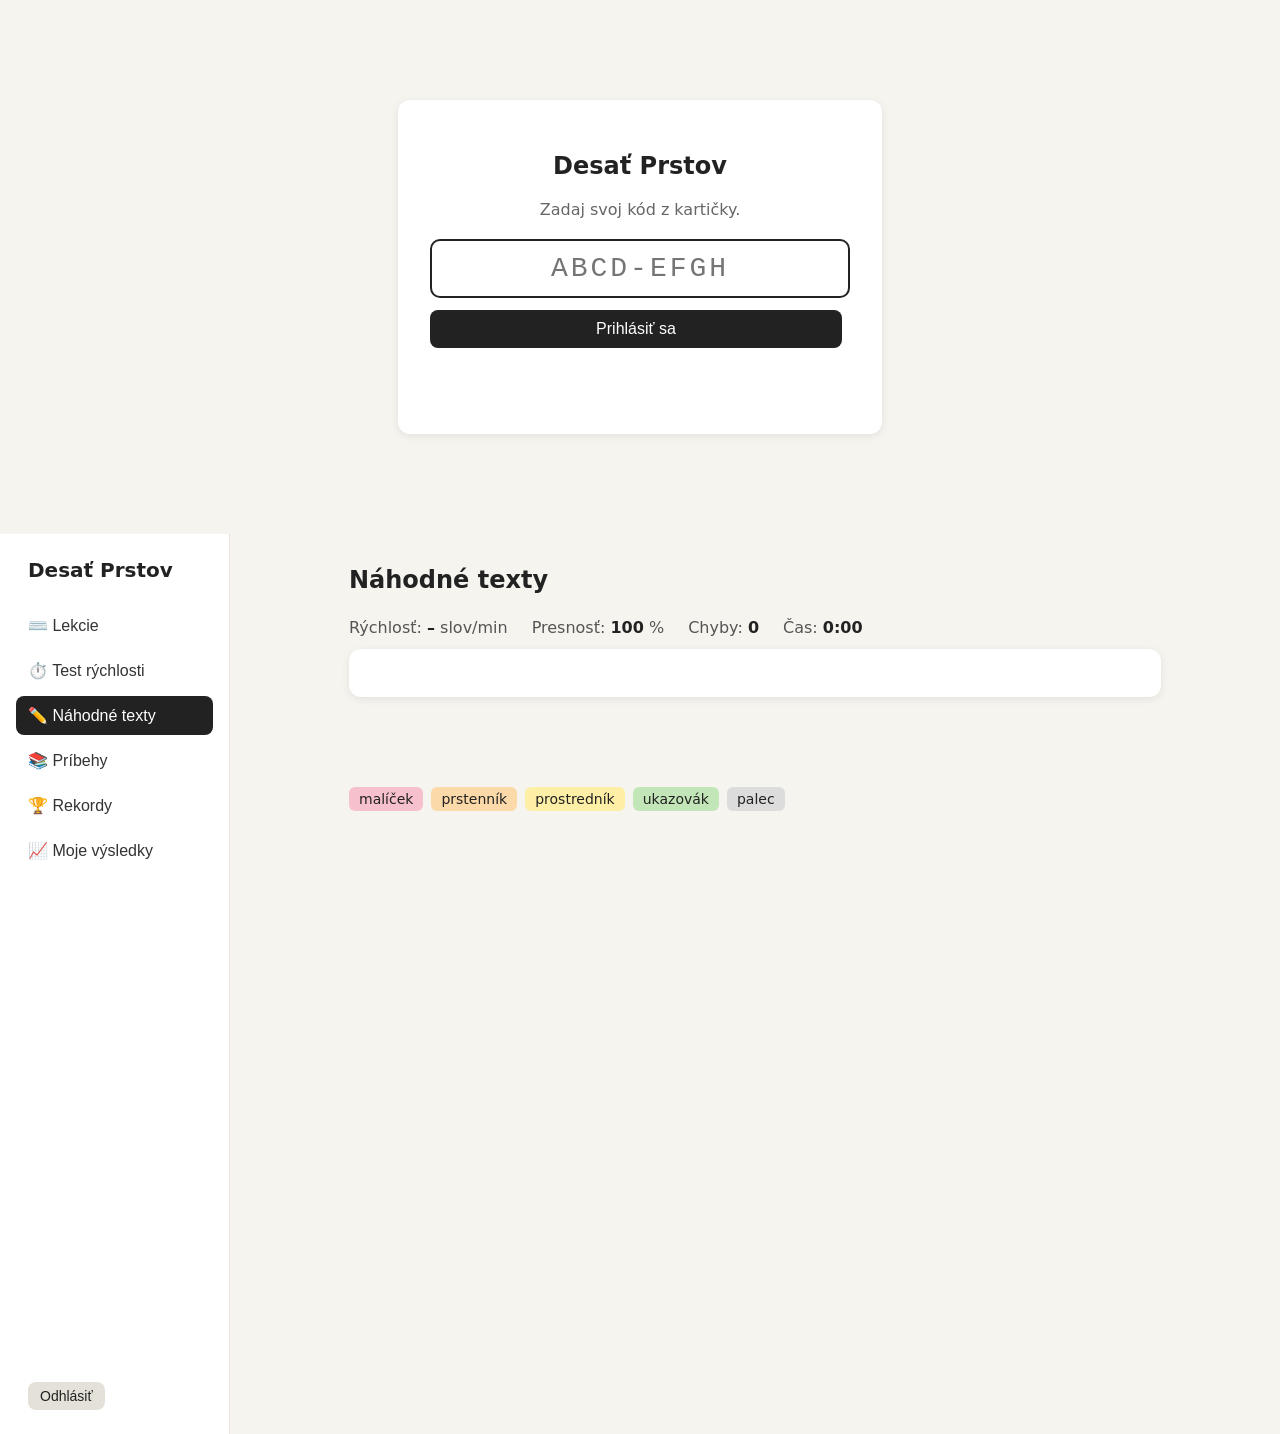
<file: index.html>
<!DOCTYPE html>
<html lang="sk">
<head>
  <meta charset="UTF-8">
  <meta name="viewport" content="width=device-width, initial-scale=1.0">
  <title>Desať Prstov – písanie všetkými desiatimi</title>
  <link rel="stylesheet" href="style.css">
</head>
<body>
  <!-- ===== Prihlásenie žiaka kódom (riadi ziak.js) ===== -->
  <section id="prihlasenieZiaka" class="prihlasenie-ziaka skryty">
    <h1>Desať Prstov</h1>
    <p class="navod">Zadaj svoj kód z kartičky.</p>
    <form id="prihlasenieForm">
      <input id="kodZiaka" class="pole-kod" placeholder="ABCD-EFGH" maxlength="12"
             autocomplete="off" autocapitalize="characters" spellcheck="false" required>
      <button type="submit">Prihlásiť sa</button>
    </form>
    <p id="prihlasenieChyba" class="chyba-text"></p>
  </section>

  <!-- ===== Aplikácia po prihlásení: menu vľavo, obrazovky vpravo ===== -->
  <div id="aplikacia" class="aplikacia skryty">

    <!-- Ľavé menu (riadi kniznica.js) -->
    <aside class="menu">
      <div class="menu-logo">Desať Prstov</div>
      <nav class="menu-polozky">
        <button data-menu="lekcie">⌨️ Lekcie</button>
        <button data-menu="test">⏱️ Test rýchlosti</button>
        <button data-menu="nahodne" class="aktivny">✏️ Náhodné texty</button>
        <button data-menu="pribehy">📚 Príbehy</button>
        <button data-menu="rekordy">🏆 Rekordy</button>
        <button data-menu="vysledky">📈 Moje výsledky</button>
      </nav>
      <div class="menu-ziak">
        <strong id="menoZiaka"></strong>
        <span id="triedaZiaka"></span>
        <button id="odhlasitZiaka" class="druhotne">Odhlásiť</button>
      </div>
    </aside>

    <main class="obsah">

      <!-- ===== Obrazovka: písanie (náhodné texty aj kapitoly kníh) ===== -->
      <section id="obrazovka-pisanie">
        <div class="hlavicka-pisania">
          <button id="spatNaKapitoly" class="druhotne skryty">← Kapitoly</button>
          <div>
            <h1 id="nadpisPisania">Náhodné texty</h1>
            <p id="podnadpisPisania" class="navod"></p>
          </div>
        </div>

        <!-- Živé štatistiky počas písania -->
        <div class="staty">
          <span class="stat-rychlost">Rýchlosť: <strong id="zivaRychlost">–</strong> slov/min</span>
          <span class="stat-presnost">Presnosť: <strong id="zivaPresnost">100</strong> %<span id="cielPresnosti"></span></span>
          <span>Chyby: <strong id="zivaChyby">0</strong></span>
          <span>Čas: <strong id="zivyCas">0:00</strong></span>
        </div>

        <!-- Sem JavaScript vloží text na prepisovanie, každé písmeno zvlášť -->
        <div id="text" class="text"></div>
        <!-- Autor a zdroj textu (vypĺňa pribehy.js / kniznica.js) -->
        <p id="zdrojTextu" class="zdroj-textu"></p>

        <!-- Skryté políčko, ktoré v skutočnosti prijíma písanie z klávesnice -->
        <input id="vstup" class="skryty-vstup" autocomplete="off" autocorrect="off"
               autocapitalize="off" spellcheck="false">

        <!-- Výsledok, zobrazí sa až po dopísaní textu -->
        <div id="vysledok" class="vysledok skryty">
          <h2>Hotovo! <span id="novyRekord" class="odznak skryty">Nový osobný rekord!</span></h2>
          <div class="vysledok-cisla">
            <div><strong id="vysledokRychlost"></strong><span>slov za minútu</span></div>
            <div><strong id="vysledokPresnost"></strong><span>% presnosť</span></div>
            <div><strong id="vysledokChyby"></strong><span>chýb</span></div>
            <div><strong id="vysledokCas"></strong><span>čas</span></div>
          </div>
          <p id="spravaKapitoly" class="sprava-pribehu"></p>
          <button id="dalsi">Ďalší text (Enter)</button>
          <button id="zopakovat" class="druhotne">Zopakovať tento text</button>
          <p id="stavUlozenia" class="stav-ulozenia"></p>
        </div>

        <!-- Nápoveda: ktorý kláves stlačiť a ktorým prstom -->
        <p id="napoveda" class="napoveda"></p>

        <!-- Klávesnica na obrazovke, vykreslí ju klavesnica.js -->
        <div id="klavesnica" class="klavesnica"></div>

        <div class="legenda">
          <span class="prst-m">malíček</span>
          <span class="prst-p">prstenník</span>
          <span class="prst-s">prostredník</span>
          <span class="prst-u">ukazovák</span>
          <span class="prst-a">palec</span>
        </div>
      </section>

      <!-- ===== Obrazovka: knižnica (riadi kniznica.js) ===== -->
      <section id="obrazovka-kniznica" class="skryty">
        <h1>Príbehy</h1>
        <p class="navod">Vyber si knihu a píš ju kapitolu po kapitole.</p>
        <div id="policaKnih" class="polica-knih"></div>
        <p id="ziadneKnihy" class="navod skryty">Zatiaľ tu nie sú žiadne knihy. Keď ich učiteľ pridá, objavia sa tu.</p>
      </section>

      <!-- ===== Obrazovka: jedna kniha a jej kapitoly ===== -->
      <section id="obrazovka-kniha" class="skryty">
        <button id="spatNaKnihy" class="druhotne">← Všetky knihy</button>
        <div class="hlavicka-knihy">
          <div id="obalkaKnihy" class="obalka velka"></div>
          <div>
            <h1 id="nazovKnihy"></h1>
            <p id="autorKnihy" class="navod"></p>
            <div class="pruh velky"><div id="pruhKnihy"></div></div>
            <p id="postupKnihy" class="navod"></p>
          </div>
        </div>
        <p id="chybaKapitoly" class="chyba-text"></p>
        <ol id="zoznamKapitol" class="zoznam-kapitol"></ol>
      </section>

      <!-- ===== Obrazovka: mapa lekcií (riadi lekcie.js) ===== -->
      <section id="obrazovka-lekcie" class="skryty">
        <h1>Lekcie</h1>
        <p id="popisLekcii" class="navod"></p>
        <div id="mapaLekcii" class="mapa-lekcii"></div>
      </section>

      <!-- ===== Obrazovka: jedna lekcia a jej cvičenia ===== -->
      <section id="obrazovka-lekcia" class="skryty">
        <button id="spatNaLekcie" class="druhotne">← Všetky lekcie</button>
        <h1 id="nadpisLekcie"></h1>
        <div id="hviezdyLekcie" class="hviezdy-lekcie"></div>
        <p id="tipLekcie" class="tip-lekcie"></p>
        <div id="klavesnicaLekcie" class="klavesnica mala"></div>
        <ol id="zoznamCviceni" class="zoznam-kapitol"></ol>

        <!-- Rebríček lekcie: miesto v triede a v škole (riadi lekcie.js) -->
        <section id="rebricekLekcie" class="rebricek-lekcie skryty">
          <h2>Rebríček lekcie</h2>
          <p id="popisRebricka" class="navod"></p>
          <div id="rebricekRekord" class="rebricek-rekord"></div>
          <div class="rebricek-tabulky">
            <div id="rebricekTrieda"></div>
            <div id="rebricekSkola"></div>
          </div>
        </section>
      </section>

      <!-- ===== Obrazovka: test rýchlosti (riadi test.js) ===== -->
      <section id="obrazovka-test" class="skryty">
        <h1 id="nadpisTestu">Test rýchlosti</h1>
        <p id="popisTestu" class="navod"></p>
        <button id="zacatTest" class="skryty">Začať test</button>
        <section class="rebricek-lekcie">
          <div id="rekordTestu" class="rebricek-rekord"></div>
          <div class="rebricek-tabulky">
            <div id="rebricekTestuTrieda" class="navod"></div>
            <div id="rebricekTestuSkola"></div>
          </div>
        </section>
      </section>

      <!-- ===== Obrazovka: rekordy (riadi rekordy.js) ===== -->
      <section id="obrazovka-rekordy" class="skryty">
        <h1>Rekordy</h1>
        <p id="popisRekordov" class="navod"></p>
        <h2>Tento rok</h2>
        <div id="rekordyTentoRok"></div>
        <h2>🏆 Sieň slávy</h2>
        <p class="navod">Najlepší výkon všetkých čias v celej škole. 👑 = rekord držíš ty.</p>
        <div id="sienSlavy" class="posuvne"></div>
        <h2>Moje osobné rekordy</h2>
        <div id="osobneRekordy" class="vysledok-cisla osobne-rekordy"></div>
      </section>

      <!-- ===== Obrazovka: moje výsledky (vykreslí ich vysledky.js) ===== -->
      <section id="obrazovka-vysledky" class="skryty">
        <section class="moje-vysledky">
          <h2>Moje výsledky</h2>
          <p id="ziadneVysledky" class="navod">Zatiaľ tu nič nie je. Dopíš prvý text a výsledok sa uloží sem.</p>

          <div id="prehlad" class="vysledok-cisla skryty">
            <div><strong id="rekord"></strong><span>osobný rekord (slov/min)</span></div>
            <div><strong id="priemer"></strong><span>priemer posledných 10</span></div>
            <div><strong id="priemernaPresnost"></strong><span>% priemerná presnosť</span></div>
            <div><strong id="pocet"></strong><span>dopísaných textov</span></div>
          </div>

          <!-- Graf rýchlosti alebo presnosti, nakreslí ho graf.js -->
          <div id="grafKontajner" class="skryty">
            <div class="prepinac">
              <button data-zobrazenie="rychlost" class="aktivny">Rýchlosť</button>
              <button data-zobrazenie="presnost">Presnosť</button>
            </div>
            <div class="graf">
              <canvas id="graf"></canvas>
            </div>
          </div>

          <!-- Mapa chýb na klávesnici, vykreslí ju chyby.js -->
          <div id="chybyKontajner" class="skryty">
            <h3>Problémové klávesy</h3>
            <p class="navod">Čím červenejší kláves, tým častejšie sa na ňom mýliš. Prejdi myšou nad kláves pre podrobnosti.</p>
            <div id="mapaChyb" class="klavesnica mala"></div>
            <p id="problemoveZnaky" class="problemove"></p>
          </div>

          <table id="tabulka" class="skryty">
            <thead>
              <tr><th>Kedy</th><th>Text</th><th>Slov/min</th><th>Presnosť</th><th>Chyby</th><th>Čas</th></tr>
            </thead>
            <tbody id="riadky"></tbody>
          </table>
        </section>
      </section>
    </main>
  </div>

  <!-- Poradie je dôležité: script.js používa veci z ostatných súborov -->
  <script src="chart.umd.min.js"></script> <!-- knižnica na grafy (Chart.js) -->
  <script src="supabase.js"></script>        <!-- knižnica na databázu (Supabase) -->
  <script src="supabase-nastavenia.js"></script>
  <script src="texty.js"></script>
  <script src="klavesnica.js"></script>
  <script src="vysledky.js"></script>
  <script src="graf.js"></script>
  <script src="chyby.js"></script>
  <script src="script.js"></script>
  <script src="pribehy.js"></script>          <!-- úryvky a náhodné texty -->
  <script src="kniznica.js"></script>         <!-- menu, knižnica, kapitoly -->
  <script src="lekcie-obsah.js"></script>     <!-- 18 lekcií: klávesy, slová, vety, hviezdy -->
  <script src="lekcie.js"></script>           <!-- mapa lekcií a cvičenia -->
  <script src="test.js"></script>             <!-- test rýchlosti -->
  <script src="rekordy.js"></script>          <!-- moje rekordy a sieň slávy -->
  <script src="ziak.js"></script>             <!-- prihlásenie žiaka, spúšťa aplikáciu -->
</body>
</html>
</file>
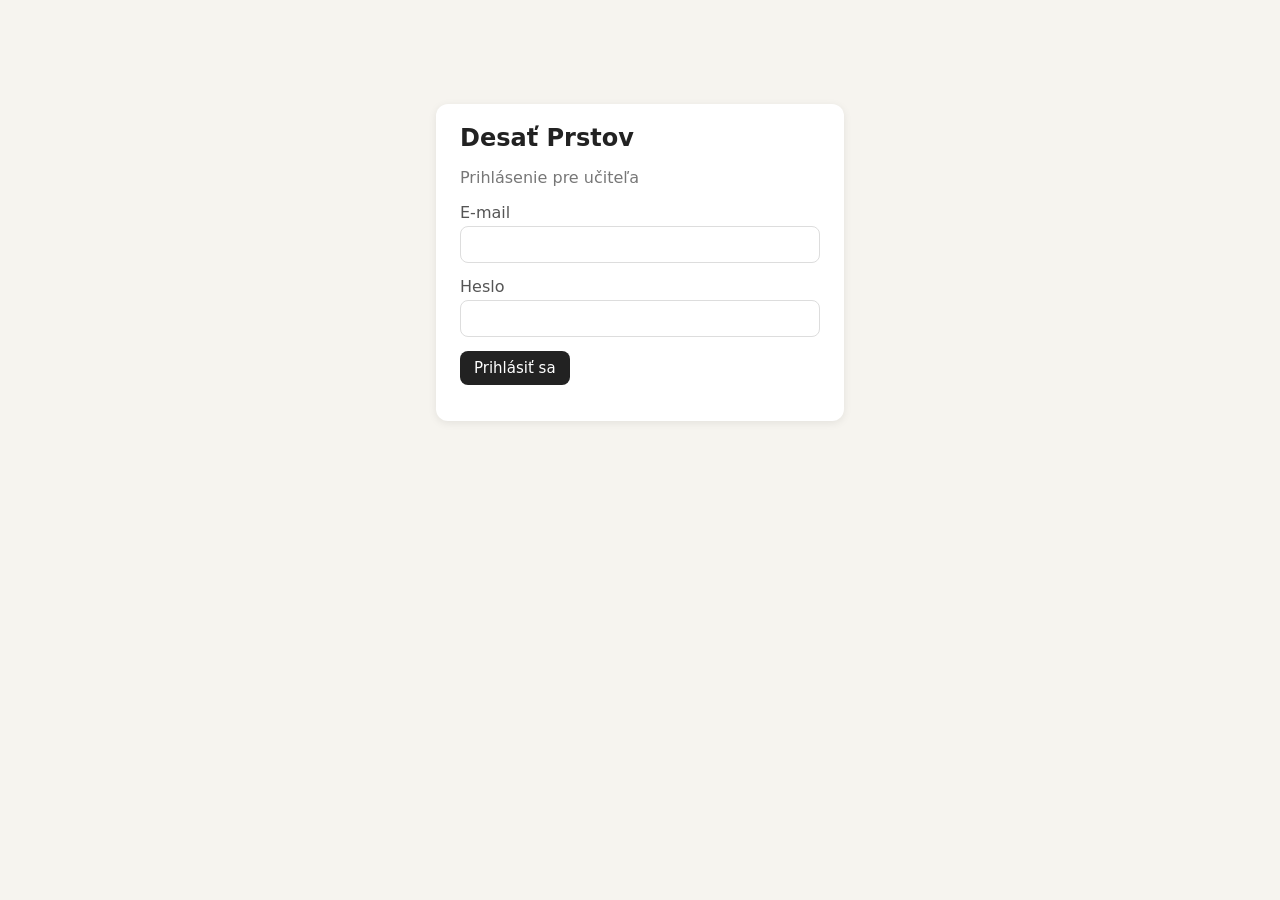
<file: admin.html>
<!DOCTYPE html>
<html lang="sk">
<head>
  <meta charset="UTF-8">
  <meta name="viewport" content="width=device-width, initial-scale=1.0">
  <meta name="robots" content="noindex"> <!-- vyhľadávače túto stránku nemajú zobrazovať -->
  <title>Desať Prstov – pre učiteľa</title>
  <link rel="stylesheet" href="admin.css">
</head>
<body>

  <!-- ===== Prihlásenie ===== -->
  <section id="prihlasenie" class="karta prihlasenie skryty">
    <h1>Desať Prstov</h1>
    <p class="sivy">Prihlásenie pre učiteľa</p>
    <form id="prihlasenieForm">
      <label>E-mail
        <input type="email" id="email" autocomplete="username" required>
      </label>
      <label>Heslo
        <input type="password" id="heslo" autocomplete="current-password" required>
      </label>
      <button type="submit">Prihlásiť sa</button>
      <p id="prihlasenieChyba" class="chyba"></p>
    </form>
  </section>

  <!-- ===== Hlavná časť (po prihlásení) ===== -->
  <div id="aplikacia" class="skryty">
    <header class="hlavicka">
      <h1>Desať Prstov <span class="sivy">– pre učiteľa</span></h1>
      <div>
        <span id="kto" class="sivy"></span>
        <button id="odhlasit" class="druhotne">Odhlásiť</button>
      </div>
    </header>

    <p id="hlaska" class="hlaska skryty"></p>

    <!-- ===== Hlavné časti stránky ===== -->
    <nav class="hlavne-zalozky">
      <div class="prepinac">
        <button data-sekcia="triedy" class="aktivny">Triedy</button>
        <button data-sekcia="texty">Náhodné texty</button>
        <button data-sekcia="knihy">Knihy</button>
        <button data-sekcia="rebricky">🏆 Rebríčky</button>
      </div>
      <div class="prepinac">
        <button data-sekcia="nastavenia">⚙️ Nastavenia</button>
      </div>
    </nav>

    <!-- ===== Časť Triedy ===== -->
    <main id="sekcia-triedy" class="rozlozenie">
      <!-- Ľavý stĺpec: zoznam tried -->
      <div class="lavy-stlpec">
        <section class="karta">
          <h2>Triedy</h2>
          <ul id="zoznamTried" class="zoznam-tried"></ul>
          <p id="ziadneTriedy" class="sivy skryty">Zatiaľ nemáš žiadnu triedu.</p>
          <form id="novaTriedaForm" class="riadok">
            <select id="novyRocnik" required>
              <option value="" disabled selected>Ročník</option>
            <option value="1">1.</option>
            <option value="2">2.</option>
            <option value="3">3.</option>
            <option value="4">4.</option>
            <option value="5">5.</option>
            <option value="6">6.</option>
            <option value="7">7.</option>
            <option value="8">8.</option>
            <option value="9">9.</option>
            </select>
            <input id="novePismeno" placeholder="A" title="Písmeno triedy" maxlength="3" required>
            <button type="submit">Pridať</button>
          </form>
        </section>
      </div>

      <!-- Pravý stĺpec: vybraná trieda -->
      <section class="karta">
        <p id="vyberTriedu" class="sivy">Vyber triedu vľavo alebo vytvor novú.</p>

        <div id="detailTriedy" class="skryty">
          <div class="nadpis-triedy">
            <h2 id="nazovTriedy"></h2>
            <div>
              <button id="tlacitKarticky">Vytlačiť kartičky</button>
              <button id="premenovatTriedu" class="druhotne">Zmeniť ročník/písmeno</button>
              <button id="zmazatTriedu" class="nebezpecne">Zmazať triedu</button>
            </div>
          </div>

          <!-- Záložky triedy: Výsledky / Žiaci a kódy -->
          <div class="prepinac zalozky">
            <button data-zalozka="vysledky" class="aktivny">Výsledky</button>
            <button data-zalozka="spravaZiakov">Žiaci a kódy</button>
          </div>

          <!-- ===== Záložka Výsledky (riadi vysledky-admin.js) ===== -->
          <div id="zalozka-vysledky">
            <p class="sivy">Priemery sú z posledných 10 textov. Kliknutím na nadpis stĺpca zoradíš, kliknutím na žiaka zobrazíš jeho detail.</p>
            <table class="prehlad-triedy">
              <thead>
                <tr>
                  <th data-stlpec="meno">Meno</th>
                  <th data-stlpec="pocet">Textov</th>
                  <th data-stlpec="priemer">Slov/min</th>
                  <th data-stlpec="presnost">Presnosť</th>
                  <th data-stlpec="lekcie" title="Koľko lekcií na tento rok má žiak splnených; ⚠ = niekde sa zasekol">Lekcie</th>
                  <th data-stlpec="knihy" title="Koľko % kníh má žiak dopísaných; ⚠ = niekde sa zasekol">Knihy</th>
                  <th data-stlpec="rekord">Rekord</th>
                  <th data-stlpec="naposledy">Naposledy</th>
                </tr>
              </thead>
              <tbody id="prehladTriedy"></tbody>
            </table>

            <!-- Analýza: celá trieda alebo vybraný žiak -->
            <div class="analyza">
              <div class="nadpis-triedy">
                <h3 id="nadpisAnalyzy"></h3>
                <button id="celaTrieda" class="druhotne skryty">← Celá trieda</button>
              </div>

              <!-- Graf (len pre žiaka), nakreslí ho graf.js -->
              <div id="grafKontajner" class="skryty">
                <div class="prepinac">
                  <button data-zobrazenie="rychlost" class="aktivny">Rýchlosť</button>
                  <button data-zobrazenie="presnost">Presnosť</button>
                </div>
                <div class="graf"><canvas id="graf"></canvas></div>
              </div>

              <!-- Súhrn podľa druhu písania (len pre žiaka) -->
              <div id="suhrnDruhovKontajner" class="skryty">
                <h4>Podľa druhu písania</h4>
                <table class="suhrn-druhov">
                  <thead>
                    <tr><th>Druh</th><th>Pokusov</th><th>Slov/min</th><th>Presnosť</th><th>Úspešných</th></tr>
                  </thead>
                  <tbody id="suhrnDruhov"></tbody>
                </table>
              </div>

              <!-- Postup v lekciách (žiak aj celá trieda, riadi lekcie-admin.js) -->
              <div id="postupVLekciachKontajner" class="skryty">
                <h4>Lekcie</h4>
                <p id="popisPostupuLekcii" class="sivy"></p>
                <div id="postupVLekciach" class="posuvne"></div>
              </div>

              <!-- Postup v knihách (žiak aj celá trieda) -->
              <div id="postupVKnihachKontajner" class="skryty">
                <h4>Postup v knihách</h4>
                <p id="popisPostupuKnih" class="sivy"></p>
                <div id="postupVKnihach"></div>
              </div>

              <!-- Mapa chýb, vykreslí ju chyby.js -->
              <div id="chybyKontajner" class="skryty">
                <h4>Problémové klávesy</h4>
                <p id="popisMapy" class="sivy"></p>
                <div id="mapaChyb" class="klavesnica mala"></div>
                <p id="problemoveZnaky" class="problemove"></p>
              </div>
              <p id="ziadneData" class="sivy skryty">Zatiaľ žiadne výsledky.</p>

              <!-- Zoznam výsledkov žiaka s mazaním -->
              <div id="vysledkyZiakaKontajner" class="skryty">
                <div class="nadpis-triedy">
                  <h4>Všetky výsledky</h4>
                  <button id="zmazatVsetkyVysledky" class="nebezpecne male">Zmazať všetky výsledky žiaka</button>
                </div>
                <table>
                  <thead>
                    <tr><th>Kedy</th><th>Druh</th><th>Text</th><th>Slov/min</th><th>Presnosť</th><th>Chyby</th><th>Čas</th><th></th></tr>
                  </thead>
                  <tbody id="vysledkyZiakaRiadky"></tbody>
                </table>
              </div>
            </div>
          </div>

          <!-- ===== Záložka Žiaci a kódy ===== -->
          <div id="zalozka-spravaZiakov" class="skryty">
            <table>
              <thead>
                <tr><th>Meno</th><th>Kód</th><th>Stav</th><th></th></tr>
              </thead>
              <tbody id="zoznamZiakov"></tbody>
            </table>

            <h3>Pridať žiakov</h3>
            <p class="sivy">Každého žiaka napíš na nový riadok: krstné meno a začiatočné písmeno priezviska (napr. Janko M.). Kódy sa vytvoria samy.</p>
            <form id="noviZiaciForm">
              <textarea id="noviZiaci" rows="5" placeholder="Janko M.&#10;Zuzka K.&#10;Peter H."></textarea>
              <button type="submit">Pridať žiakov</button>
            </form>
          </div>

          <p id="ziadniZiaci" class="sivy skryty">V triede zatiaľ nie sú žiaci. Pridáš ich v záložke Žiaci a kódy.</p>
        </div>
      </section>
    </main>

    <!-- ===== Časť Náhodné texty (riadi texty-admin.js) ===== -->
    <main id="sekcia-texty" class="jeden-stlpec skryty">
      <section class="karta">
        <div class="nadpis-triedy">
          <h2>Náhodné texty <span id="pocetTextov" class="sivy"></span></h2>
          <button id="novyTextTlacidlo">+ Nový text</button>
        </div>
        <p class="sivy">Z týchto textov a z 10 vstavaných dostávajú žiaci v časti <b>Náhodné texty</b> náhodné úryvky. Každý text vidia všetky tvoje triedy ročníkov, pre ktoré je určený.</p>

        <!-- Formulár: nový text alebo úprava existujúceho (na začiatku skrytý) -->
        <div id="formularTextu" class="formular skryty">
          <h3 id="nadpisFormularaTextu">Nový text</h3>
          <div class="zdroj-polia">
            <input id="autorTextu" placeholder="Autor (napr. Pavol Dobšinský)" maxlength="100">
            <input id="zdrojTextu" placeholder="Zdroj: kniha, vydanie alebo webová adresa" maxlength="300">
          </div>
          <textarea id="novyText" rows="8" placeholder="Sem vlož alebo napíš text (20 až 20 000 znakov)…"></textarea>
          <!-- Pre ktoré ročníky je text -->
          <div class="vyber-rocnikov">
            <span id="popisVyberuRocnikov" class="sivy">Pre ročníky:</span>
            <div class="rocniky-zaskrtnutie">
              <label><input type="checkbox" name="rocnikText" value="1"> 1.</label>
              <label><input type="checkbox" name="rocnikText" value="2"> 2.</label>
              <label><input type="checkbox" name="rocnikText" value="3"> 3.</label>
              <label><input type="checkbox" name="rocnikText" value="4"> 4.</label>
              <label><input type="checkbox" name="rocnikText" value="5"> 5.</label>
              <label><input type="checkbox" name="rocnikText" value="6"> 6.</label>
              <label><input type="checkbox" name="rocnikText" value="7"> 7.</label>
              <label><input type="checkbox" name="rocnikText" value="8"> 8.</label>
              <label><input type="checkbox" name="rocnikText" value="9"> 9.</label>
            </div>
            <div class="rychle-rocniky">
              <button type="button" class="druhotne male" data-rocniky="1,2,3,4">1.–4.</button>
              <button type="button" class="druhotne male" data-rocniky="5,6,7,8,9">5.–9.</button>
              <button type="button" class="druhotne male" data-rocniky="1,2,3,4,5,6,7,8,9">všetky</button>
              <button type="button" class="druhotne male" data-rocniky="">žiadny</button>
            </div>
          </div>
          <button id="pridatText">Pridať text</button>
          <button id="zrusitUpravuTextu" class="druhotne">Zrušiť</button>
          <span id="chybaRocnika" class="upozornenie">Zaškrtni aspoň jeden ročník.</span>
        </div>

        <!-- Filter podľa ročníkov: Všetky | 1. | 2. | … -->
        <div id="filterRocnikov" class="prepinac filter-rocnikov"></div>
        <p id="popisFiltra" class="sivy"></p>
        <ul id="zoznamTextov" class="zoznam-textov"></ul>
        <p id="ziadneTexty" class="sivy skryty"></p>
      </section>
    </main>

    <!-- ===== Časť Rebríčky (riadi rebricky-admin.js) ===== -->
    <main id="sekcia-rebricky" class="jeden-stlpec skryty">
      <section class="karta">
        <div class="nadpis-triedy">
          <h2>Rebríčky</h2>
          <button id="tlacitRebricek">🖨 Vytlačiť</button>
        </div>
        <!-- Čo: lekcie alebo test rýchlosti; ako: aktuálny rebríček alebo sieň slávy -->
        <div class="volby-rebricka">
          <div class="prepinac" id="druhRebricka">
            <button data-druh="lekcie" class="aktivny">⌨️ Lekcie</button>
            <button data-druh="test">⏱️ Test rýchlosti</button>
          </div>
          <div class="prepinac" id="rezimRebricka">
            <button data-rezim="rok" class="aktivny">Aktuálny rebríček</button>
            <button data-rezim="slava">🏆 Sieň slávy</button>
            <button data-rezim="nastenka">🖼️ Nástenka</button>
          </div>
        </div>
        <p id="popisRebricka" class="sivy"></p>
        <div class="volby-rebricka">
          <label id="lekciaRebrickaObal">Lekcia <select id="lekciaRebricka"></select></label>
          <label id="testRebrickaObal">Test <select id="testRebricka"></select></label>
          <label id="rozsahRebrickaObal">Kto <select id="rozsahRebricka"></select></label>
          <label>Zobraziť
            <select id="pocetRebricka">
              <option value="0">všetkých</option>
              <option value="10">prvých 10</option>
              <option value="3">prvých 3</option>
            </select>
          </label>
        </div>
        <!-- Stĺpce tabuľky sa menia podľa toho, čo je vybrané (rebricky-admin.js) -->
        <table id="tabulkaRebricka" class="rebricek-ucitel">
          <thead id="hlavickaRebricka"></thead>
          <tbody id="rebricekRiadky"></tbody>
        </table>
        <p id="ziadnyRebricek" class="sivy skryty"></p>

        <!-- Nástenka siene slávy: náhľad a tlač (riadi nastenka-admin.js) -->
        <div id="nastenkaObal" class="skryty">
          <div class="volby-rebricka">
            <label>Formát
              <select id="formatNastenky">
                <option value="A4">A4 na šírku (3 listy: škola, 1. stupeň, 2. stupeň)</option>
                <option value="A3">A3 na výšku (2 listy: stupne, škola s titulom)</option>
                <option value="A2">A2 na šírku (všetko na 1 plagáte)</option>
              </select>
            </label>
            <button id="tlacitNastenku">🖨 Vytlačiť nástenku</button>
            <button id="tlacitPrelepky" class="druhotne">✂️ Vytlačiť prelepky (0)</button>
          </div>
          <p id="stavNastenky" class="sivy"></p>
          <div id="nahladNastenky" class="nahlad-nastenky"></div>
        </div>
      </section>
    </main>

    <!-- ===== Časť Nastavenia (riadi dlzky-admin.js) ===== -->
    <main id="sekcia-nastavenia" class="jeden-stlpec skryty">
      <section class="karta">
        <h2>Nastavenia ročníkov</h2>
        <p class="sivy">Platia pre všetky tvoje triedy daného ročníka. Žiaci ich dostanú pri ďalšom prihlásení alebo obnovení stránky.</p>
        <div id="dlzkyRocnikov" class="dlzky-mriezka"></div>
        <button id="ulozitDlzky">Uložiť nastavenia</button>
      </section>

      <!-- Test rýchlosti (riadi testy-admin.js) -->
      <section class="karta">
        <div class="nadpis-triedy">
          <h2>Test rýchlosti</h2>
          <button id="novyTestTlacidlo">+ Nový test</button>
        </div>
        <p class="sivy">Všetci žiaci školy píšu ten istý text 1 minútu, koľkokrát chcú; ráta sa najlepší pokus s presnosťou aspoň 80 %. Žiaci ho vidia v čase od–do. Ak by sa obdobia testov prekrývali, beží novší.</p>
        <ul id="zoznamTestov" class="zoznam-textov"></ul>
        <p id="ziadneTesty" class="sivy skryty">Zatiaľ nemáš žiadny test.</p>

        <div id="formularTestu" class="formular skryty">
          <h3 id="nadpisFormularaTestu">Nový test</h3>
          <div class="volby-testu">
            <label>Názov <input id="nazovTestu" maxlength="60" placeholder="2026/27"></label>
            <label>Od <input id="odTestu" type="date"></label>
            <label>Do <input id="doTestu" type="date"></label>
          </div>
          <textarea id="textTestu" rows="8" placeholder="Text testu: aspoň 150 slov, aby ho ani najrýchlejší žiaci nedopísali skôr ako za minútu…"></textarea>
          <p id="pocetSlovTestu" class="sivy"></p>
          <button id="ulozitTest">Uložiť test</button>
          <button id="zrusitTest" class="druhotne">Zrušiť</button>
        </div>
      </section>
    </main>

    <!-- ===== Časť Knihy (riadi knihy-admin.js) ===== -->
    <main id="sekcia-knihy" class="jeden-stlpec skryty">
      <section class="karta">
        <h2>Knihy</h2>
        <!-- Zoznam kníh -->
        <div id="zoznamKnihPohlad">
          <p class="sivy">Knihy žiaci píšu v časti <b>Príbehy</b>, kapitolu po kapitole. Do náhodných textov sa nedostanú, musia si ich „vypísať“. Každá kniha je pre všetky tvoje triedy. Potrebnú presnosť pre ročníky nastavíš v časti <b>⚙️ Nastavenia</b>.</p>
          <ul id="zoznamKnih" class="zoznam-textov"></ul>
          <p id="ziadneKnihy" class="sivy skryty">Zatiaľ žiadne knihy.</p>

          <h3>Nová kniha</h3>
          <input id="nazovKnihy" class="cela-sirka" placeholder="Názov knihy (napr. Soľ nad zlato)" maxlength="100">
          <div class="zdroj-polia">
            <input id="autorKnihy" placeholder="Autor (napr. Pavol Dobšinský)" maxlength="100">
            <input id="zdrojKnihy" placeholder="Zdroj: kniha, vydanie alebo webová adresa" maxlength="300">
          </div>
          <button id="pridatKnihu">Vytvoriť knihu</button>
        </div>

        <!-- Otvorená kniha s kapitolami -->
        <div id="detailKnihyPohlad" class="skryty">
          <div class="nadpis-triedy">
            <button id="spatNaKnihy" class="druhotne">← Všetky knihy</button>
            <div>
              <button id="upravitKnihu" class="druhotne">Upraviť názov a zdroj</button>
              <button id="zmazatKnihu" class="nebezpecne">Zmazať knihu</button>
            </div>
          </div>
          <h3 id="nazovVybranejKnihy"></h3>
          <p id="popisVybranejKnihy" class="sivy"></p>

          <ol id="zoznamKapitol" class="zoznam-textov zoznam-kapitol"></ol>
          <p id="ziadneKapitoly" class="sivy skryty">Kniha zatiaľ nemá kapitoly. Pridaj prvú nižšie.</p>

          <h3 id="nadpisFormuKapitoly">Pridať kapitolu</h3>
          <input id="nazovKapitoly" class="cela-sirka" placeholder="Názov kapitoly (napr. Kráľ a tri dcéry), nepovinné" maxlength="100">
          <textarea id="textKapitoly" rows="10" placeholder="Text kapitoly (20 až 20 000 znakov)…"></textarea>
          <label class="volba-konceptu">
            <input type="checkbox" id="konceptKapitoly">
            Ešte nie je hotová – žiaci ju zatiaľ nevidia (koncept)
          </label>
          <button id="pridatKapitolu">Pridať kapitolu</button>
          <button id="zrusitUpravuKapitoly" class="druhotne skryty">Zrušiť úpravu</button>
        </div>
      </section>
    </main>
  </div>

  <!-- ===== Kartičky a rebríček na tlač (na obrazovke sú skryté) ===== -->
  <div id="karticky" class="karticky"></div>
  <div id="tlacRebricka" class="tlac-rebricka"></div>

  <!-- Poradie je dôležité: knižnice → nastavenia → spoločný kód s aplikáciou → náš kód -->
  <script src="supabase.js"></script>
  <script src="chart.umd.min.js"></script>
  <script src="supabase-nastavenia.js"></script>
  <script src="klavesnica.js"></script>  <!-- rozloženie klávesnice (pre mapu chýb) -->
  <script src="vysledky.js"></script>    <!-- zhrnutie, formátovanie dátumu -->
  <script src="graf.js"></script>        <!-- graf rýchlosti a presnosti -->
  <script src="chyby.js"></script>       <!-- mapa chýb -->
  <script src="admin.js"></script>
  <script src="lekcie-obsah.js"></script>   <!-- lekcie: počet cvičení a hviezdy (rovnaké ako u žiakov) -->
  <script src="vysledky-admin.js"></script>
  <script src="lekcie-admin.js"></script>   <!-- lekcie v prehľade triedy -->
  <script src="rebricky-admin.js"></script> <!-- rebríčky lekcií a testu, sieň slávy, tlač -->
  <script src="testy-admin.js"></script>    <!-- test rýchlosti v Nastaveniach -->
  <script src="nastenka-admin.js"></script> <!-- nástenka siene slávy: tlač a prelepky -->
  <script src="texty-admin.js"></script>
  <script src="dlzky-admin.js"></script>
  <script src="knihy-admin.js"></script>
</body>
</html>
</file>
<file: style.css>
body {
  font-family: system-ui, sans-serif;
  background: #f6f4ef;
  color: #222;
  margin: 0;
}

main {
  width: 100%;            /* v mriežke s menu by sa inak zúžil na obsah */
  max-width: 860px;
  margin: 32px auto 60px;
  padding: 0 24px;
  box-sizing: border-box;
}

.navod {
  color: #666;
}

/* ===== Živé štatistiky ===== */
.staty {
  display: flex;
  gap: 24px;
  margin-bottom: 12px;
  color: #555;
}

.staty strong {
  color: #222;
}

/* ===== Text na prepisovanie ===== */
.text {
  font-family: Consolas, "Courier New", monospace;
  font-size: 26px;
  line-height: 1.6;
  background: white;
  padding: 24px;
  border-radius: 12px;
  box-shadow: 0 2px 8px rgba(0, 0, 0, 0.08);
  white-space: pre-wrap;   /* zachová medzery tak, ako sú */
  cursor: text;
  transition: filter 0.2s;
}

/* Keď stránka nemá focus (klikol si inam), text sa rozmaže */
body.neaktivny .text {
  filter: blur(3px);
}

.znak {
  color: #999;
  border-radius: 3px;
}

.znak.aktualny {
  background: #ffe48a;
  color: #222;
}

.znak.spravne {
  color: #2a8a3e;
}

.znak.chybne {
  color: white;
  background: #d9443b;
}

/* Políčko je na stránke, ale nie je vidieť */
.skryty-vstup {
  position: absolute;
  opacity: 0;
  width: 1px;
  height: 1px;
  pointer-events: none;
}

/* ===== Výsledok ===== */
.vysledok {
  margin-top: 20px;
  background: white;
  padding: 20px 24px;
  border-radius: 12px;
  box-shadow: 0 2px 8px rgba(0, 0, 0, 0.08);
}

.vysledok h2 {
  margin: 0 0 16px;
}

.vysledok-cisla {
  display: flex;
  gap: 40px;
  margin-bottom: 20px;
}

.vysledok-cisla div {
  display: flex;
  flex-direction: column;
}

.vysledok-cisla strong {
  font-size: 32px;
}

.vysledok-cisla span {
  color: #666;
  font-size: 14px;
}

.skryty {
  display: none;
}

button {
  font-size: 16px;
  padding: 10px 18px;
  border: none;
  border-radius: 8px;
  background: #222;
  color: white;
  cursor: pointer;
  margin-right: 8px;
}

button.druhotne {
  background: #e4e1d9;
  color: #222;
}

/* ===== Nápoveda ===== */
.napoveda {
  min-height: 1.4em;
  margin: 20px 0 10px;
  color: #444;
}

/* ===== Klávesnica ===== */
.klavesnica {
  display: flex;
  flex-direction: column;
  gap: 5px;
  user-select: none;
}

.rad {
  display: flex;
  gap: 5px;
}

.klaves {
  flex-basis: 0;           /* šírku určuje flex-grow z klavesnica.js */
  height: 46px;
  border-radius: 6px;
  display: flex;
  flex-direction: column;
  align-items: center;
  justify-content: center;
  font-size: 16px;
  border: 1px solid rgba(0, 0, 0, 0.12);
  box-shadow: 0 2px 0 rgba(0, 0, 0, 0.12);
  transition: transform 0.05s;
}

.klaves small {
  font-size: 11px;
  color: #555;
  line-height: 1;
}

.klaves.prazdny {
  visibility: hidden;
}

/* Hmatové výstupky na F a J */
.klaves.domovsky {
  text-decoration: underline;
  text-underline-offset: 4px;
}

/* Kláves, ktorý treba stlačiť */
.klaves.ciel {
  outline: 3px solid #222;
  outline-offset: 1px;
  font-weight: bold;
}

/* Kláves, ktorý práve držíš */
.klaves.stlaceny {
  transform: translateY(2px);
  box-shadow: none;
  filter: brightness(0.85);
}

/* ===== Farby prstov (platia pre klávesy aj legendu) ===== */
.prst-m { background: #f6c1cc; }  /* malíček */
.prst-p { background: #fbd9a8; }  /* prstenník */
.prst-s { background: #fdf0a6; }  /* prostredník */
.prst-u { background: #c3e6b8; }  /* ukazovák */
.prst-a { background: #dcdcdc; }  /* palec */

.legenda {
  display: flex;
  gap: 8px;
  margin-top: 14px;
  font-size: 14px;
}

.legenda span {
  padding: 4px 10px;
  border-radius: 6px;
}

/* ===== Moje výsledky ===== */
.odznak {
  font-size: 14px;
  font-weight: normal;
  background: #2a8a3e;
  color: white;
  padding: 4px 10px;
  border-radius: 20px;
  vertical-align: middle;
  margin-left: 8px;
}

.moje-vysledky {
  margin-top: 40px;
  background: white;
  padding: 20px 24px;
  border-radius: 12px;
  box-shadow: 0 2px 8px rgba(0, 0, 0, 0.08);
}

.moje-vysledky h2 {
  margin: 0 0 16px;
}

table {
  width: 100%;
  border-collapse: collapse;
  margin-bottom: 16px;
  font-size: 15px;
}

th {
  text-align: left;
  color: #666;
  font-weight: normal;
  border-bottom: 2px solid #eee;
  padding: 6px 8px;
}

td {
  border-bottom: 1px solid #eee;
  padding: 6px 8px;
}

/* Riadok s osobným rekordom */
tr.rekord-riadok td {
  font-weight: bold;
  background: #eef7ec;
}

/* ===== Graf ===== */
.graf {
  position: relative;  /* Chart.js potrebuje kontajner s výškou */
  height: 280px;
  margin-bottom: 24px;
}

/* ===== Prepínač Rýchlosť / Presnosť ===== */
.prepinac {
  display: inline-flex;
  background: #eeebe4;
  border-radius: 8px;
  padding: 3px;
  margin-bottom: 12px;
}

.prepinac button {
  background: transparent;
  color: #555;
  margin: 0;
  padding: 6px 16px;
  font-size: 14px;
}

.prepinac button.aktivny {
  background: white;
  color: #222;
  box-shadow: 0 1px 3px rgba(0, 0, 0, 0.12);
}

/* ===== Mapa chýb ===== */
#chybyKontajner h3 {
  margin: 8px 0 4px;
}

.klavesnica.mala .klaves {
  height: 34px;
  font-size: 13px;
  cursor: default;
}

.klavesnica.mala .klaves small {
  font-size: 9px;
}

.problemove {
  margin: 12px 0 24px;
}

/* ===== Prihlásenie žiaka ===== */
.prihlasenie-ziaka {
  max-width: 420px;
  margin: 100px auto;
  padding: 32px;
  background: white;
  border-radius: 12px;
  box-shadow: 0 2px 8px rgba(0, 0, 0, 0.08);
  text-align: center;
}

.prihlasenie-ziaka form {
  display: flex;
  flex-direction: column;
  gap: 12px;
  margin-top: 20px;
}

.pole-kod {
  font-family: Consolas, "Courier New", monospace;
  font-size: 28px;
  letter-spacing: 3px;
  text-align: center;
  text-transform: uppercase;   /* aj malé písmená sa zobrazia veľké */
  padding: 12px;
  border: 2px solid #ddd;
  border-radius: 10px;
}

.pole-kod:focus {
  outline: none;
  border-color: #222;
}

.chyba-text {
  color: #d9443b;
  min-height: 1.4em;
}

/* Lišta s menom žiaka */
.ziak-lista {
  display: flex;
  justify-content: flex-end;
  align-items: center;
  gap: 12px;
  color: #555;
}

.ziak-lista button {
  font-size: 14px;
  padding: 6px 12px;
  margin: 0;
}

/* Stav uloženia výsledku */
.stav-ulozenia {
  margin: 12px 0 0;
  font-size: 14px;
  color: #666;
}

.stav-ulozenia.ok { color: #2a8a3e; }
.stav-ulozenia.chyba { color: #d9443b; }

/* ===== Režim: náhodné texty / príbeh ===== */
.volba-rezimu {
  display: flex;
  align-items: center;
  flex-wrap: wrap;
  gap: 12px;
  margin-bottom: 14px;
}

.volba-rezimu .prepinac { margin-bottom: 0; }

#vyberPribehu {
  font: inherit;
  font-size: 15px;
  padding: 6px 10px;
  border: 1px solid #ddd;
  border-radius: 8px;
  background: white;
  max-width: 320px;
}

.info-pribehu {
  color: #777;
  font-size: 14px;
}

.sprava-pribehu {
  margin: 6px 0 0;
  font-weight: bold;
}

/* Autor a zdroj pod textom */
.zdroj-textu {
  margin: 8px 4px 0;
  font-size: 13px;
  color: #888;
  min-height: 1.2em;
}


/* =====================================================================
   Rozloženie s ľavým menu (fáza 7)
   ===================================================================== */
.aplikacia {
  display: grid;
  grid-template-columns: 230px 1fr;
  min-height: 100vh;
}

.menu {
  background: white;
  border-right: 1px solid #e8e4da;
  padding: 24px 16px;
  display: flex;
  flex-direction: column;
  gap: 24px;
  position: sticky;   /* menu ostáva na mieste pri rolovaní */
  top: 0;
  height: 100vh;
  box-sizing: border-box;
}

.menu-logo {
  font-size: 20px;
  font-weight: 800;
  padding: 0 12px;
}

.menu-polozky {
  display: flex;
  flex-direction: column;
  gap: 6px;
}

.menu-polozky button {
  background: transparent;
  color: #333;
  text-align: left;
  padding: 10px 12px;
  margin: 0;
  font-size: 16px;
}

.menu-polozky button:hover { background: #f3f1eb; }
.menu-polozky button.aktivny { background: #222; color: white; }

.menu-ziak {
  margin-top: auto;   /* meno a odhlásenie úplne dole */
  display: flex;
  flex-direction: column;
  gap: 4px;
  padding: 0 12px;
  color: #555;
  font-size: 14px;
}

.menu-ziak button {
  margin: 8px 0 0;
  font-size: 14px;
  padding: 6px 12px;
  align-self: flex-start;
}

/* Na úzkej obrazovke (mobil, malé okno) je menu hore */
@media (max-width: 800px) {
  .aplikacia { grid-template-columns: 1fr; }
  .menu {
    position: static;
    height: auto;
    flex-direction: row;
    flex-wrap: wrap;
    align-items: center;
    border-right: none;
    border-bottom: 1px solid #e8e4da;
    padding: 12px 16px;
    gap: 12px;
  }
  .menu-polozky { flex-direction: row; flex-wrap: wrap; }
  .menu-ziak { margin-top: 0; margin-left: auto; flex-direction: row; align-items: center; }
  .menu-ziak button { margin: 0; }
}

/* ===== Hlavička nad textom ===== */
.hlavicka-pisania {
  display: flex;
  align-items: center;
  gap: 16px;
  margin-bottom: 20px;
}

.hlavicka-pisania h1 { margin: 0; }
.hlavicka-pisania .navod { margin: 4px 0 0; }
.hlavicka-pisania button { margin: 0; white-space: nowrap; }

/* ===== Knižnica ===== */
.polica-knih {
  display: grid;
  grid-template-columns: repeat(auto-fill, minmax(180px, 1fr));
  gap: 20px;
  margin-top: 20px;
}

.karta-knihy {
  background: white;
  color: #222;
  padding: 0;
  margin: 0;
  border-radius: 12px;
  overflow: hidden;
  text-align: left;
  box-shadow: 0 2px 8px rgba(0, 0, 0, 0.08);
  transition: transform 0.12s, box-shadow 0.12s;
}

.karta-knihy:hover {
  transform: translateY(-3px);
  box-shadow: 0 6px 16px rgba(0, 0, 0, 0.12);
}

.obalka {
  height: 150px;
  padding: 16px;
  box-sizing: border-box;
  display: flex;
  flex-direction: column;
  justify-content: flex-end;
  color: #222;
}

.obalka .titul { font-size: 20px; font-weight: 800; line-height: 1.2; }
.obalka .autor { font-size: 13px; opacity: 0.75; margin-top: 6px; }

.karta-knihy .info {
  padding: 12px 16px 14px;
  font-size: 14px;
  color: #555;
}

/* Pruh s percentami */
.pruh {
  height: 8px;
  background: #ebe8e0;
  border-radius: 4px;
  overflow: hidden;
  margin-top: 6px;
}

.pruh > div {
  height: 100%;
  background: #2a8a3e;
  border-radius: 4px;
}

.pruh.velky { height: 10px; max-width: 320px; }

/* ===== Jedna kniha ===== */
.hlavicka-knihy {
  display: flex;
  gap: 24px;
  align-items: flex-end;
  margin: 20px 0 24px;
}

.hlavicka-knihy h1 { margin: 0 0 4px; }
.hlavicka-knihy .navod { margin: 4px 0; }

.obalka.velka {
  width: 140px;
  height: 190px;
  flex: 0 0 auto;
  border-radius: 10px;
  box-shadow: 0 4px 12px rgba(0, 0, 0, 0.12);
}

.zoznam-kapitol {
  list-style: none;
  padding: 0;
  margin: 0;
}

.zoznam-kapitol li {
  display: flex;
  align-items: center;
  gap: 16px;
  background: white;
  border-radius: 10px;
  padding: 14px 18px;
  margin-bottom: 10px;
  box-shadow: 0 2px 6px rgba(0, 0, 0, 0.06);
}

.zoznam-kapitol li.zamknuta { opacity: 0.55; }
.zoznam-kapitol button { margin: 0; white-space: nowrap; }
.kapitola-info { flex: 1; }
.kapitola-nazov { font-weight: bold; }
.kapitola-stav { font-size: 13px; color: #666; margin-top: 2px; }
.zoznam-kapitol .pruh { max-width: 360px; }

.sprava-pribehu { margin: 4px 0 14px; }
.sprava-pribehu:empty { display: none; }  /* prázdna správa nezaberá miesto */

/* ===== Knihy: dôraz na presnosť ===== */
.rezim-kniha .stat-rychlost { opacity: 0.55; }

.rezim-kniha .stat-presnost {
  background: #eef7ec;
  padding: 2px 10px;
  border-radius: 12px;
  color: #222;
}

#cielPresnosti { color: #555; }

.presnost-ok { color: #2a8a3e; }
.presnost-malo { color: #d9443b; }

/* ===== Lekcie ===== */
.mapa-lekcii {
  display: grid;
  grid-template-columns: repeat(auto-fill, minmax(150px, 1fr));
  gap: 14px;
  margin-top: 20px;
}

.dlazdica-lekcie {
  background: white;
  color: #222;
  margin: 0;
  padding: 14px 12px 12px;
  border-radius: 12px;
  border: 2px solid transparent;
  box-shadow: 0 2px 8px rgba(0, 0, 0, 0.08);
  display: flex;
  flex-direction: column;
  align-items: center;
  gap: 6px;
  transition: transform 0.1s, box-shadow 0.1s;
}

.dlazdica-lekcie:not(:disabled):hover {
  transform: translateY(-3px);
  box-shadow: 0 6px 16px rgba(0, 0, 0, 0.12);
}

.dlazdica-lekcie .cislo { font-size: 28px; font-weight: 800; line-height: 1; }
.dlazdica-lekcie .klavesy { font-size: 14px; font-weight: bold; color: #444; text-align: center; }
.dlazdica-lekcie .stitok { font-size: 12px; color: #888; }

/* Lekcie na tento rok sú výraznejšie, zamknuté vyblednuté */
.dlazdica-lekcie.tento-rok { border-color: #c3e6b8; }
.dlazdica-lekcie.tento-rok .stitok { color: #2a8a3e; font-weight: bold; }
.dlazdica-lekcie.hotova { background: #f3faf1; }
.dlazdica-lekcie.zamknuta { opacity: 0.45; cursor: not-allowed; box-shadow: none; }

/* Päť hviezd: sivé v pozadí, zlaté navrchu orezané podľa počtu (aj polovička) */
.hviezdy {
  position: relative;
  display: inline-block;
  font-size: 18px;
  line-height: 1;
  letter-spacing: 1px;
  color: #ddd9cf;
  white-space: nowrap;
  vertical-align: -2px;
}

.hviezdy::before { content: "★★★★★"; }

.hviezdy .plne {
  position: absolute;
  left: 0;
  top: 0;
  overflow: hidden;
  color: #f2b01e;
}

.hviezdy .plne::before { content: "★★★★★"; }

.hviezdy-lekcie { margin: -6px 0 10px; color: #2a8a3e; font-weight: bold; }
.hviezdy-lekcie .hviezdy { font-size: 24px; margin-right: 6px; }
.sprava-pribehu .hviezdy { font-size: 22px; }

.tip-lekcie {
  background: #fdf6dc;
  border-radius: 10px;
  padding: 12px 16px;
  max-width: 760px;
}

#klavesnicaLekcie { max-width: 640px; margin: 16px 0 22px; }

/* Nové klávesy lekcie: zlatý rámik */
.klaves.nova {
  box-shadow: 0 0 0 3px #f2b01e;
  font-weight: bold;
}

/* ===== Rebríček lekcie ===== */
.rebricek-lekcie { margin-top: 28px; }
.rebricek-lekcie h2 { margin-bottom: 4px; }

.rebricek-tabulky {
  display: grid;
  grid-template-columns: repeat(auto-fit, minmax(300px, 1fr));
  gap: 20px;
  max-width: 820px;
}

.rebricek {
  width: 100%;
  border-collapse: collapse;
  background: white;
  border-radius: 10px;
  overflow: hidden;
  box-shadow: 0 2px 6px rgba(0, 0, 0, 0.06);
  font-size: 15px;
}

.rebricek thead tr:first-child th {
  background: #222;
  color: white;
  text-align: center;
  padding: 8px;
  font-size: 15px;
}

.rebricek .stlpce th {
  font-size: 12px;
  color: #777;
  font-weight: normal;
  padding: 6px 10px;
  border-bottom: 1px solid #eee;
}

.rebricek td {
  padding: 8px 10px;
  text-align: center;
  border-bottom: 1px solid #f0eee8;
}

.rebricek tr.ty td { background: #fdf6dc; font-weight: bold; }
.rebricek-tabulky .prvy { margin: 6px 0 0; font-weight: bold; color: #2a8a3e; }

/* Sieň slávy: rekord lekcie nad tabuľkami Trieda a Škola */
.rebricek-rekord { max-width: 820px; margin: 12px 0 20px; }
.rebricek.rekord thead tr:first-child th { background: #f2b01e; color: #222; }
.rebricek.rekord tbody td { font-weight: bold; font-size: 16px; }

/* ===== Test rýchlosti ===== */
/* Dlhý text: vidno 3 riadky, posúva sa s písaním (test.js) */
.rezim-test .text {
  position: relative;
  height: calc(3 * 1.6em);   /* presne 3 riadky */
  overflow: hidden;
  padding-top: 0;            /* okraj hore a dole robí rámik, aby sa riadky neorezávali */
  padding-bottom: 0;
  border-top: 20px solid white;
  border-bottom: 20px solid white;
}

.rezim-test #zivyCas { font-size: 20px; color: #b3261e; }
#zacatTest { font-size: 18px; padding: 12px 28px; margin: 6px 0 4px; }

/* ===== Rekordy ===== */
#obrazovka-rekordy h2 { margin: 28px 0 8px; }
.posuvne { overflow-x: auto; }

.tabulka-rekordov {
  width: 100%;
  max-width: 980px;
  border-collapse: collapse;
  background: white;
  border-radius: 10px;
  overflow: hidden;
  box-shadow: 0 2px 6px rgba(0, 0, 0, 0.06);
  font-size: 15px;
}

.tabulka-rekordov th {
  text-align: left;
  font-size: 12px;
  font-weight: normal;
  color: #777;
  padding: 8px 12px;
  border-bottom: 1px solid #eee;
}

.tabulka-rekordov td {
  padding: 8px 12px;
  border-bottom: 1px solid #f0eee8;
  white-space: nowrap;
}

.tabulka-rekordov td:first-child { font-weight: bold; }
.tabulka-rekordov td small { color: #999; }
.tabulka-rekordov tr.moj td { background: #fdf3cf; }
.tabulka-rekordov tr.prazdny td { color: #aaa; }
.tabulka-rekordov tr.test td { border-top: 2px solid #eee; }

.osobne-rekordy { flex-wrap: wrap; gap: 14px 32px; }
</file>
<file: admin.css>
body {
  font-family: system-ui, sans-serif;
  background: #f6f4ef;
  color: #222;
  margin: 0;
  padding: 24px;
}

h1 { margin: 0; }
h2 { margin: 0 0 12px; }
h3 { margin: 28px 0 4px; }

.sivy { color: #777; font-weight: normal; }
.chyba { color: #d9443b; }
.skryty { display: none !important; }

.karta {
  background: white;
  padding: 20px 24px;
  border-radius: 12px;
  box-shadow: 0 2px 8px rgba(0, 0, 0, 0.08);
}

/* ===== Formuláre a tlačidlá ===== */
input, textarea {
  font: inherit;
  padding: 8px 10px;
  border: 1px solid #ddd;
  border-radius: 8px;
  box-sizing: border-box;
}

textarea {
  width: 100%;
  resize: vertical;
  margin-bottom: 10px;
}

button {
  font: inherit;
  font-size: 15px;
  padding: 8px 14px;
  border: none;
  border-radius: 8px;
  background: #222;
  color: white;
  cursor: pointer;
}

button.druhotne { background: #e4e1d9; color: #222; }
button.nebezpecne { background: #fbe3e1; color: #b3261e; }
button.male { font-size: 13px; padding: 5px 10px; }
button:disabled { opacity: 0.5; cursor: wait; }

.riadok {
  display: flex;
  gap: 8px;
  margin-top: 12px;
}

.riadok input { flex: 1; min-width: 0; }

/* ===== Prihlásenie ===== */
.prihlasenie {
  max-width: 360px;
  margin: 80px auto;
}

.prihlasenie label {
  display: block;
  margin: 14px 0;
  color: #555;
}

.prihlasenie input {
  display: block;
  width: 100%;
  margin-top: 4px;
}

/* ===== Hlavná časť ===== */
.hlavicka {
  display: flex;
  justify-content: space-between;
  align-items: center;
  max-width: 1100px;
  margin: 0 auto 20px;
}

.hlavicka div { display: flex; gap: 12px; align-items: center; }

.hlaska {
  max-width: 1100px;
  margin: 0 auto 16px;
  padding: 10px 16px;
  border-radius: 8px;
  background: #e7f4e4;
}

.hlaska.chyba { background: #fbe3e1; color: #b3261e; }

/* ===== Hlavné časti: Triedy / Náhodné texty / Knihy ===== */
.hlavne-zalozky {
  max-width: 1100px;
  margin: 0 auto 16px;
  display: flex;
  justify-content: space-between; /* Nastavenia vpravo, oddelené od ostatných */
  gap: 12px;
  flex-wrap: wrap;
}

.hlavne-zalozky .prepinac { margin-bottom: 0; }

.hlavne-zalozky .prepinac button {
  font-size: 16px;
  padding: 8px 22px;
}

.jeden-stlpec {
  max-width: 1100px;
  margin: 0 auto;
}

.rozlozenie {
  display: grid;
  grid-template-columns: 300px 1fr;
  gap: 20px;
  max-width: 1100px;
  margin: 0 auto;
  align-items: start;
}

/* Zoznam tried */
.zoznam-tried {
  list-style: none;
  padding: 0;
  margin: 0;
}

.zoznam-tried li {
  display: flex;
  justify-content: space-between;
  padding: 10px 12px;
  border-radius: 8px;
  cursor: pointer;
}

.zoznam-tried li:hover { background: #f3f1eb; }
.zoznam-tried li.vybrana { background: #222; color: white; }
.zoznam-tried li.vybrana .sivy { color: #ccc; }

/* Detail triedy */
.nadpis-triedy {
  display: flex;
  justify-content: space-between;
  align-items: center;
  gap: 12px;
  flex-wrap: wrap;
  margin-bottom: 12px;
}

.nadpis-triedy h2 { margin: 0; }
.nadpis-triedy div { display: flex; gap: 8px; flex-wrap: wrap; }

table {
  width: 100%;
  border-collapse: collapse;
}

th {
  text-align: left;
  color: #777;
  font-weight: normal;
  border-bottom: 2px solid #eee;
  padding: 6px 8px;
}

td {
  border-bottom: 1px solid #eee;
  padding: 6px 8px;
}

td.akcie {
  text-align: right;
  white-space: nowrap;
}

td.akcie button { margin-left: 4px; }

.kod {
  font-family: Consolas, "Courier New", monospace;
  font-size: 16px;
  letter-spacing: 1px;
}

tr.vypnuty td { color: #aaa; }
tr.vypnuty .kod { text-decoration: line-through; }

/* ===== Záložky a prepínač grafu ===== */
.prepinac {
  display: inline-flex;
  background: #eeebe4;
  border-radius: 8px;
  padding: 3px;
  margin-bottom: 14px;
}

.prepinac button {
  background: transparent;
  color: #555;
  padding: 6px 16px;
  font-size: 14px;
}

.prepinac button.aktivny {
  background: white;
  color: #222;
  box-shadow: 0 1px 3px rgba(0, 0, 0, 0.12);
}

/* ===== Prehľad triedy ===== */
.prehlad-triedy th {
  cursor: pointer;
  user-select: none;
}

.prehlad-triedy th:hover { color: #222; }

tr.klikatelny { cursor: pointer; }
tr.klikatelny:hover td { background: #f6f4ef; }
tr.vybrany td { background: #eef3fb; font-weight: bold; }

.analyza {
  margin-top: 28px;
  padding-top: 20px;
  border-top: 2px solid #eee;
}

.analyza h3 { margin: 0; }
h4 { margin: 20px 0 6px; }

.graf {
  position: relative;  /* Chart.js potrebuje kontajner s výškou */
  height: 260px;
  margin-bottom: 12px;
}

.problemove { margin: 10px 0 0; }

/* ===== Klávesnica pre mapu chýb (rovnaká ako v aplikácii) ===== */
.klavesnica {
  display: flex;
  flex-direction: column;
  gap: 4px;
  user-select: none;
  margin-top: 8px;
}

.rad {
  display: flex;
  gap: 4px;
}

.klaves {
  flex-basis: 0;
  height: 34px;
  border-radius: 6px;
  display: flex;
  flex-direction: column;
  align-items: center;
  justify-content: center;
  font-size: 13px;
  border: 1px solid rgba(0, 0, 0, 0.12);
}

.klaves small {
  font-size: 9px;
  color: #555;
  line-height: 1;
}

.klaves.prazdny { visibility: hidden; }

.klaves.domovsky {
  text-decoration: underline;
  text-underline-offset: 4px;
}

/* ===== Kartičky na tlač ===== */
.karticky { display: none; }

@media print {
  body { background: white; padding: 0; }

  /* Pri tlači schováme všetko okrem kartičiek a rebríčka (jedno z nich je vždy prázdne) */
  body > *:not(.karticky):not(.tlac-rebricka) { display: none !important; }

  .tlac-rebricka { display: block !important; font-family: system-ui, sans-serif; }
  /* Rebríček (obyčajná tabuľka); nástenka má vlastné štýly nižšie */
  .tlac-rebricka > h1 { font-size: 22px; margin: 0 0 4px; }
  .tlac-rebricka > p { font-size: 12px; color: #555; margin: 0 0 14px; }
  .tlac-rebricka > table { width: 100%; border-collapse: collapse; font-size: 14px; }
  .tlac-rebricka > table th, .tlac-rebricka > table td { border-bottom: 1px solid #ccc; padding: 5px 8px; text-align: left; color: #000; }
  .tlac-rebricka tr { break-inside: avoid; }

  /* Nástenka: každý hárok na vlastný list papiera */
  .nastenka .harok + .harok { break-before: page; }
  .nastenka .harok { box-shadow: none !important; padding: 0 !important; margin: 0 !important; }
  .nastenka .nb tr.zmena td, .nastenka .nb tr.vybrany td { background: none !important; outline: none !important; }
  * { -webkit-print-color-adjust: exact; print-color-adjust: exact; } /* farby blokov aj pri tlači */

  .karticky {
    display: grid;
    grid-template-columns: 1fr 1fr;   /* 2 kartičky vedľa seba */
    gap: 0;
  }

  .karticka {
    border: 1px dashed #999;           /* čiara na strihanie */
    padding: 18px 20px;
    break-inside: avoid;               /* kartička sa nerozdelí na dve strany */
  }

  .karticka .app { font-size: 12px; color: #555; }
  .karticka .meno { font-size: 20px; font-weight: bold; margin: 6px 0 2px; }
  .karticka .trieda { font-size: 14px; color: #555; }
  .karticka .kod {
    font-size: 28px;
    font-weight: bold;
    letter-spacing: 3px;
    margin: 12px 0 6px;
  }
  .karticka .adresa { font-size: 12px; color: #555; }
}

/* ===== Texty ===== */
.volby-textu {
  display: flex;
  gap: 20px;
  margin-bottom: 12px;
  color: #444;
}

.zoznam-textov {
  list-style: none;
  padding: 0;
  margin: 0;
}

.zoznam-textov li {
  display: flex;
  align-items: center;
  gap: 12px;
  padding: 10px 0;
  border-bottom: 1px solid #eee;
}

.zoznam-textov .nahlad {
  flex: 1;          /* text zaberie všetko voľné miesto, tlačidlo je vpravo */
  color: #333;
}

.znacka {
  font-size: 12px;
  padding: 2px 8px;
  border-radius: 10px;
  background: #eef3fb;
  color: #335;
  white-space: nowrap;
}

.znacka.vsetky { background: #fdf0d5; color: #6b4a00; }

/* ===== Ľavý stĺpec a dĺžky úryvkov ===== */
.lavy-stlpec {
  display: flex;
  flex-direction: column;
  gap: 20px;
}

select {
  font: inherit;
  padding: 8px 6px;
  border: 1px solid #ddd;
  border-radius: 8px;
  background: white;
}

#novyRocnik { flex: 1; min-width: 0; }
#novePismeno { width: 64px; flex: 0 0 auto; text-transform: uppercase; }

.dlzky-mriezka {
  display: grid;
  grid-template-columns: auto auto auto auto;
  gap: 6px 12px;
  align-items: center;
  margin: 12px 0 14px;
  color: #555;
  font-size: 14px;
}

.dlzky-hlavicka {
  font-size: 12px;
  color: #888;
}

.dlzky-mriezka label {
  display: flex;
  align-items: center;
  gap: 4px;
}

.dlzky-mriezka input {
  width: 60px;
  padding: 4px 6px;
}

.cela-sirka {
  width: 100%;
  margin-bottom: 8px;
}

.upozornenie { color: #b3261e; font-size: 13px; }

.zoznam-textov .nazov-textu { font-weight: bold; margin-right: 6px; }

/* ===== Výber ročníkov pri náhodnom texte ===== */
.vyber-rocnikov {
  display: flex;
  align-items: center;
  flex-wrap: wrap;
  gap: 8px 16px;
  margin: 4px 0 14px;
}

.rocniky-zaskrtnutie {
  display: flex;
  gap: 10px;
  flex-wrap: wrap;
}

.rocniky-zaskrtnutie label {
  display: flex;
  align-items: center;
  gap: 3px;
  color: #333;
}

.rychle-rocniky {
  display: flex;
  gap: 6px;
}

/* ===== Autor a zdroj textu ===== */
.zdroj-polia {
  display: grid;
  grid-template-columns: 1fr 2fr;
  gap: 8px;
  margin-bottom: 8px;
}

.zdroj-v-zozname {
  font-size: 13px;
  color: #777;
  margin-top: 2px;
}

.zdroj-v-zozname.chyba-zdroja { color: #b3261e; }

/* ===== Kapitoly v knihe ===== */
.zoznam-kapitol li { gap: 6px; }
.zoznam-kapitol button.male { min-width: 30px; }

/* ===== Koncepty a úpravy ===== */
.volba-konceptu {
  display: flex;
  align-items: center;
  gap: 8px;
  margin: 4px 0 12px;
  color: #444;
}

.znacka.koncept { background: #eeeeee; color: #555; }

/* Riadok, ktorý sa práve upravuje */
.zoznam-textov li.upravovany {
  background: #fff8dc;
  border-radius: 8px;
  padding-left: 8px;
  padding-right: 8px;
}

/* ===== Súhrn podľa druhu a postup v knihách ===== */
.suhrn-druhov { margin-bottom: 8px; }

.postup-kniha { margin: 10px 0 16px; }

.postup-kniha-nazov {
  font-weight: bold;
  margin-bottom: 6px;
}

.postup-kapitola {
  display: grid;
  grid-template-columns: 220px 160px 1fr;
  gap: 12px;
  align-items: center;
  padding: 4px 0;
  font-size: 14px;
}

.postup-kapitola.zaseknuty span:last-child { color: #b3261e; }

.pruh {
  height: 8px;
  background: #ebe8e0;
  border-radius: 4px;
  overflow: hidden;
}

.pruh > div {
  height: 100%;
  background: #2a8a3e;
  border-radius: 4px;
}

/* ===== Náhodné texty: filter ročníkov a formulár ===== */
.filter-rocnikov {
  flex-wrap: wrap;
  margin: 18px 0 6px;
}

.filter-rocnikov button { padding: 5px 9px; }

.filter-rocnikov .pocet {
  display: inline-block;
  min-width: 18px;
  margin-left: 4px;
  padding: 0 4px;
  border-radius: 9px;
  background: #e4e1d9;
  color: #555;
  font-size: 12px;
}

.filter-rocnikov button.aktivny .pocet { background: #222; color: white; }
.filter-rocnikov button.prazdny { color: #aaa; }

.formular {
  background: #faf9f5;
  border: 1px solid #ebe8e0;
  border-radius: 10px;
  padding: 4px 16px 16px;
  margin: 14px 0;
}

.formular h3 { margin-top: 12px; }

#pridatText:disabled { cursor: not-allowed; }
#chybaRocnika { margin-left: 8px; }

/* ===== Nastavenia ročníkov: tabuľka s jemnými čiarami medzi ročníkmi ===== */
#sekcia-nastavenia .dlzky-mriezka { display: block; }

.nastavenia-rocnikov {
  width: auto;
  border-collapse: collapse;
}

.nastavenia-rocnikov th {
  text-align: left;
  vertical-align: bottom;
  font-weight: normal;
  padding: 0 28px 8px 8px;
  max-width: 260px;
  border-bottom: 2px solid #e4e1d9;
}

.nastavenia-rocnikov th b { display: block; color: #222; font-size: 14px; }
.nastavenia-rocnikov th small { display: block; color: #888; font-size: 12px; line-height: 1.3; margin-top: 2px; }

.nastavenia-rocnikov td {
  padding: 6px 28px 6px 8px;
  border-bottom: 1px solid #eeebe4;
  color: #555;
  white-space: nowrap;
}

.nastavenia-rocnikov td:first-child { font-weight: bold; color: #222; }
.nastavenia-rocnikov tbody tr:hover td { background: #f8f6f1; }

.nastavenia-rocnikov input { padding: 4px 6px; }

.dlzky-mriezka .pole-lekcie-od,
.dlzky-mriezka .pole-lekcie-do { width: 56px; }
.dlzky-mriezka .pole-slov,
.dlzky-mriezka .pole-presnost { width: 64px; }

/* ===== Lekcie: hviezdičky (rovnaké ako u žiaka) ===== */
.hviezdy {
  position: relative;
  display: inline-block;
  font-size: 15px;
  line-height: 1;
  letter-spacing: 1px;
  color: #ddd9cf;
  white-space: nowrap;
  vertical-align: -2px;
}

.hviezdy::before { content: "★★★★★"; }

.hviezdy .plne {
  position: absolute;
  left: 0;
  top: 0;
  overflow: hidden;
  color: #f2b01e;
}

.hviezdy .plne::before { content: "★★★★★"; }

/* ===== Lekcie žiaka a lekcie triedy ===== */
.posuvne { overflow-x: auto; }  /* široká tabuľka sa dá posúvať do strany */

.lekcie-ziaka td, .lekcie-triedy td { white-space: nowrap; font-size: 14px; }
.lekcie-ziaka td small { color: #999; }
.lekcie-ziaka tr.mimo-rozsahu td { color: #888; }
.lekcie-triedy th { font-size: 13px; white-space: nowrap; }
.lekcie-triedy tr.suhrn td { font-weight: bold; color: #555; border-bottom: none; }
.lekcie-ziaka td.zaseknuty, .lekcie-triedy td.zaseknuty { color: #b3261e; }

/* ===== Rebríčky ===== */
.tlac-rebricka { display: none; } /* na obrazovke skrytý, ukáže sa len pri tlači */

.volby-rebricka {
  display: flex;
  flex-wrap: wrap;
  gap: 10px 24px;
  margin: 14px 0 18px;
  color: #555;
}

.volby-rebricka label { display: flex; align-items: center; gap: 8px; }
.rebricek-ucitel td:first-child { font-weight: bold; }
.rebricek-ucitel tr.miesto-1 td { background: #fdf3cf; }
.rebricek-ucitel tr.miesto-2 td { background: #f1f1ef; }
.rebricek-ucitel tr.miesto-3 td { background: #f8ebe0; }

/* ===== Test rýchlosti v Nastaveniach ===== */
.volby-testu {
  display: flex;
  flex-wrap: wrap;
  gap: 10px 20px;
  margin-bottom: 10px;
  color: #555;
}

.volby-testu label { display: flex; align-items: center; gap: 8px; }
#nazovTestu { width: 120px; }
#sekcia-nastavenia .karta + .karta { margin-top: 20px; }
.volby-rebricka .prepinac { margin-bottom: 0; }

/* ===== Nástenka siene slávy (všetky rozmery v mm, --mm = 1mm, pri A2 1,41mm) ===== */
.nastenka {
  --mm: 1mm;
  font-family: system-ui, sans-serif;
  color: #222;
  background: white;
  width: max-content;
}

/* Hárok = jeden list papiera (rozmer bez okrajov 8 mm); panel = plocha A4 na šírku */
.nastenka .harok { display: grid; gap: 16mm; }
.nastenka.format-A4 .harok { width: 281mm; grid-template-columns: 281mm; }
.nastenka.format-A3 .harok { width: 281mm; grid-template-columns: 281mm; grid-template-rows: 193mm 193mm; }
.nastenka.format-A2 .harok { width: 578mm; grid-template-columns: 281mm 281mm; grid-template-rows: 193mm 193mm; }

.nastenka .panel { width: 281mm; height: 193mm; box-sizing: border-box; } /* o 1 mm menej, aby sa neprelial na ďalší list */
.nastenka h1 { font-size: 7mm; margin: 0 0 1mm; }
.nastenka .popis { font-size: 2.6mm; color: #666; margin: 0 0 4mm; }

.nastenka .stlpce { display: flex; gap: calc(6 * var(--mm)); align-items: flex-start; }
.nastenka .stlpec { width: calc(89 * var(--mm)); display: flex; flex-direction: column; gap: 5mm; }

/* Titulný panel (A3, A2) */
.nastenka .panel-titul {
  border: 0.6mm solid #222;
  background: #fdf6dc;
  display: flex;
  flex-direction: column;
  align-items: center;
  justify-content: center;
  text-align: center;
  padding: 10mm 24mm;
}
.nastenka .pohar { font-size: 40mm; line-height: 1; }
.nastenka .titul-nazov { font-size: 22mm; font-weight: 900; line-height: 1.1; }
.nastenka .titul-podnazov { font-size: 7mm; color: #555; margin-bottom: 8mm; }
.nastenka .titul-popis { font-size: 4.2mm; color: #333; margin: 0 0 3mm; }
.nastenka .titul-datum { font-size: 4mm; color: #777; margin: 4mm 0 0; }

/* Tabuľka bloku (aj prelepky): pevné šírky stĺpcov a výška riadku */
.nastenka .nb {
  width: calc(89 * var(--mm));
  table-layout: fixed;
  border-collapse: collapse;
  border: calc(0.6 * var(--mm)) solid #222;
  break-inside: avoid;
}

.nastenka .nb th, .nastenka .nb td {
  border: calc(0.25 * var(--mm)) solid #444;
  padding: 0 calc(1 * var(--mm));
  text-align: center;
  color: #222;
  font-size: calc(2.9 * var(--mm));
  font-weight: normal;
  overflow: hidden;
  white-space: nowrap;
}

.nastenka .nb td { height: calc(9.5 * var(--mm)); }
.nastenka .nb th.roh { background: linear-gradient(to top right, white calc(50% - 0.5px), #222 50%, white calc(50% + 0.5px)); }
.nastenka .nb tr.h1 th { height: calc(8 * var(--mm)); }
.nastenka .nb th.nazov { font-size: calc(5 * var(--mm)); font-weight: 800; }
.nastenka .nb th.rt { font-size: calc(3.4 * var(--mm)); font-weight: 700; }
.nastenka .nb tr.h2 th { height: calc(4.5 * var(--mm)); font-size: calc(2.2 * var(--mm)); color: #555; font-weight: 600; background: #fafafa; }

/* Šírky stĺpcov (colgroup v nastenka-admin.js), meno dostane zvyšok: 89 − 12 − 15 − 10 − 22 = 30 mm */
.nastenka .nb col.c-l { width: calc(12 * var(--mm)); }
.nastenka .nb col.c-rok { width: calc(15 * var(--mm)); }
.nastenka .nb col.c-trieda { width: calc(10 * var(--mm)); }
.nastenka .nb col.c-rating { width: calc(22 * var(--mm)); }
.nastenka .nb td:nth-child(2) { font-size: calc(2.7 * var(--mm)); }

.nastenka .nb td.l b { display: block; font-size: calc(4.3 * var(--mm)); font-weight: 800; line-height: 1.1; }
.nastenka .nb td small { display: block; font-size: calc(2 * var(--mm)); color: #666; line-height: 1.2; }
.nastenka .nb td.m { font-weight: 600; white-space: normal; line-height: 1.15; }
.nastenka .nb td.m.prazdne { color: #aaa; font-weight: normal; font-style: italic; }
.nastenka .nb td.b b { display: block; font-size: calc(3.9 * var(--mm)); font-weight: 800; line-height: 1.1; }
.nastenka .nb tr.test td { background: #f2f2f2; border-top: calc(0.6 * var(--mm)) solid #222; }

/* Náhľad na obrazovke: zmenené riadky žlté, vybrané na prelepky orámované */
.nahlad-nastenky { margin-top: 12px; overflow: hidden; }
/* hárky v náhľade pod sebou, s okrajmi ako na papieri */
.nahlad-nastenky .nastenka { display: flex; flex-direction: column; gap: 10mm; width: max-content; }
.nahlad-nastenky .harok { padding: 8mm; box-shadow: 0 0 0 1px #ccc, 0 2px 10px rgba(0, 0, 0, 0.08); background: white; }
.nahlad-nastenky .nb tbody tr { cursor: pointer; }
.nahlad-nastenky .nb tr.zmena td { background: #fff3b0; }
.nahlad-nastenky .nb tr.vybrany td { outline: 0.8mm solid #e53935; outline-offset: -0.8mm; }

/* Prelepky: pod sebou s popisom, kam patria */
.nastenka.prelepky { width: 194mm; }
.nastenka.prelepky .popis { font-size: 3mm; }
.zoznam-prelepiek { display: flex; flex-wrap: wrap; gap: 5mm 6mm; }
.prelepka { break-inside: avoid; }
.prelepka .kam { font-size: 2.6mm; color: #555; margin-bottom: 1mm; }
</file>
